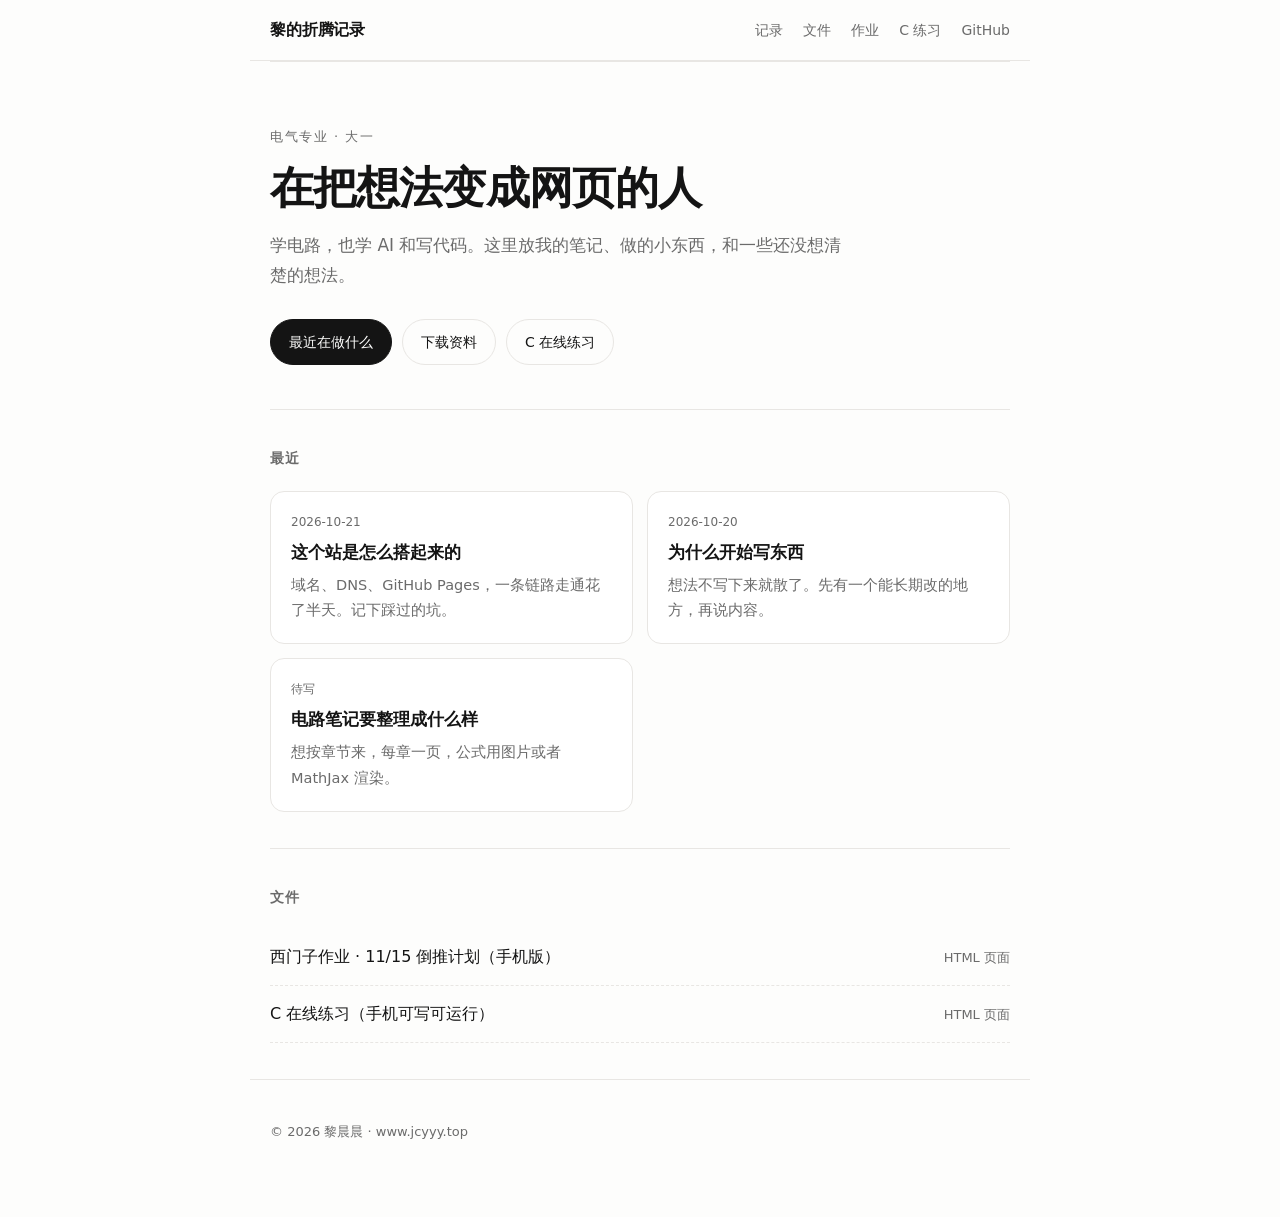
<file: index.html>
<!DOCTYPE html>
<html lang="zh-CN">
<head>
<meta charset="UTF-8">
<meta name="viewport" content="width=device-width, initial-scale=1">
<title>黎的折腾记录</title>
<meta name="description" content="电气专业，在学 AI 和做网站。这里放我的笔记、做的小东西，还有一些没想清楚的想法。">
<link rel="stylesheet" href="style.css">
</head>
<body>

<header class="site-header">
  <a class="brand" href="/">黎的折腾记录</a>
  <nav class="nav">
    <a href="#notes">记录</a>
    <a href="#files">文件</a>
    <a href="hw.html">作业</a>
    <a href="c.html">C 练习</a>
    <a href="https://github.com/alislove-008" target="_blank" rel="noopener">GitHub</a>
  </nav>
</header>

<main>

  <section class="hero">
    <p class="eyebrow">电气专业 · 大一</p>
    <h1>在把想法变成网页的人</h1>
    <p class="lede">学电路，也学 AI 和写代码。这里放我的笔记、做的小东西，和一些还没想清楚的想法。</p>
    <div class="actions">
      <a class="btn btn-primary" href="#notes">最近在做什么</a>
      <a class="btn" href="#files">下载资料</a>
      <a class="btn" href="c.html">C 在线练习</a>
    </div>
  </section>

  <section id="notes">
    <h2>最近</h2>
    <div class="cards">
      <article class="card">
        <p class="card-meta">2026-10-21</p>
        <h3>这个站是怎么搭起来的</h3>
        <p>域名、DNS、GitHub Pages，一条链路走通花了半天。记下踩过的坑。</p>
      </article>
      <article class="card">
        <p class="card-meta">2026-10-20</p>
        <h3>为什么开始写东西</h3>
        <p>想法不写下来就散了。先有一个能长期改的地方，再说内容。</p>
      </article>
      <article class="card">
        <p class="card-meta">待写</p>
        <h3>电路笔记要整理成什么样</h3>
        <p>想按章节来，每章一页，公式用图片或者 MathJax 渲染。</p>
      </article>
    </div>
  </section>

  <section id="files">
    <h2>文件</h2>
    <ul class="files">
      <li>
        <a href="hw.html">西门子作业 · 11/15 倒推计划（手机版）</a>
        <span>HTML 页面</span>
      </li>
      <li>
        <a href="c.html">C 在线练习（手机可写可运行）</a>
        <span>HTML 页面</span>
      </li>
    </ul>
  </section>

</main>

<footer class="site-footer">
  <p>© 2026 黎晨晨 · <a href="https://www.jcyyy.top">www.jcyyy.top</a></p>
</footer>

</body>
</html>
</file>
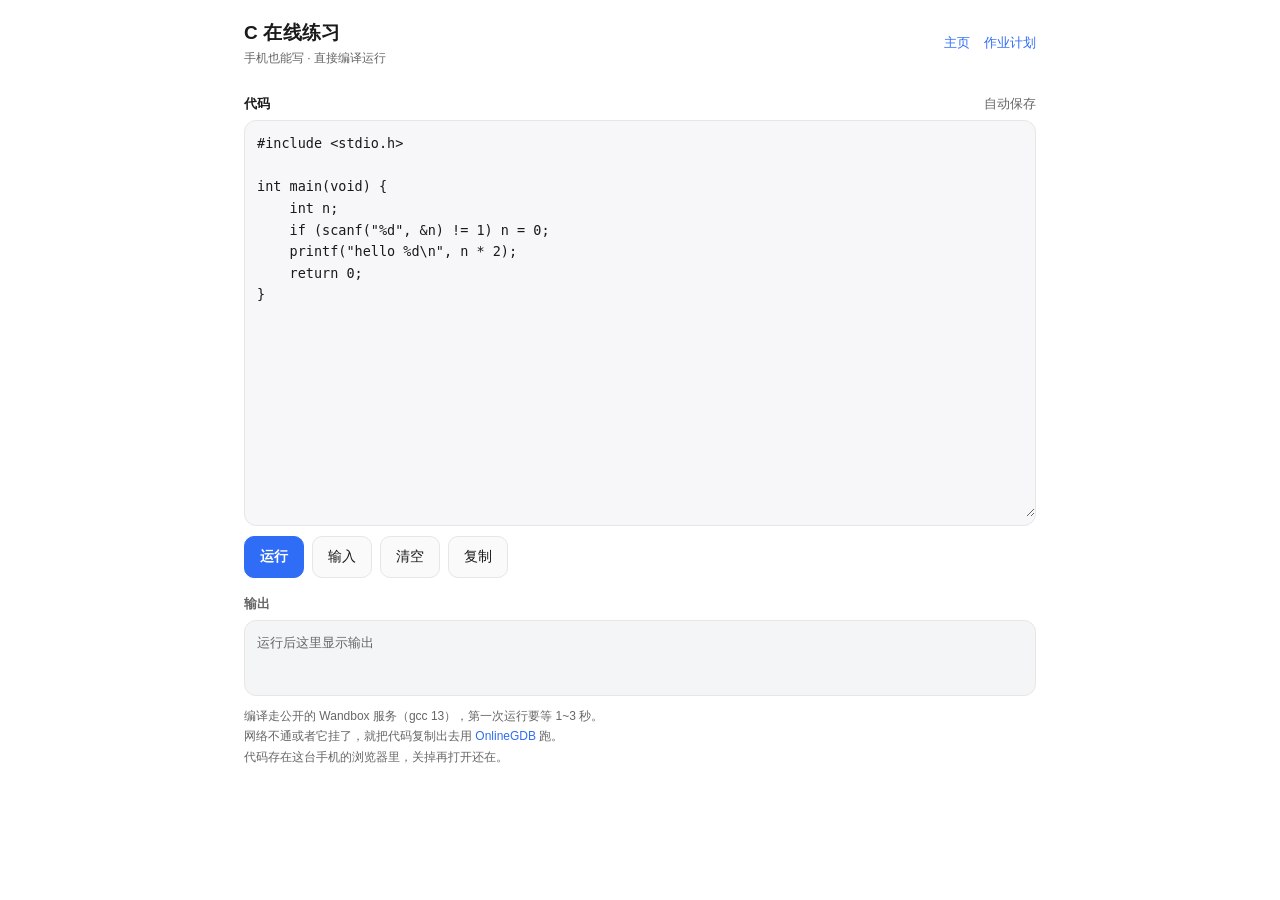
<file: c.html>
<!DOCTYPE html>
<html lang="zh-CN">
<head>
<meta charset="UTF-8">
<meta name="viewport" content="width=device-width, initial-scale=1, viewport-fit=cover">
<meta name="theme-color" content="#ffffff">
<meta name="description" content="手机也能用的 C 在线练习：写代码、给输入、直接编译运行。">
<title>C 在线练习</title>
<style>
  :root{
    --fg:#1a1a1a; --bg:#fff; --muted:#666; --line:#e6e6e6;
    --card:#fafafa; --accent:#2f6df6; --accent-fg:#fff;
    --pre:#f4f5f7; --ok:#15803d; --bad:#b91c1c; --warn:#a16207;
    --code-bg:#f7f7f9; --radius:12px;
  }
  @media (prefers-color-scheme: dark){
    :root{
      --fg:#e8e8e8; --bg:#111315; --muted:#9aa0a6; --line:#2a2e33;
      --card:#181b1e; --accent:#7aa2ff; --accent-fg:#0b1220;
      --pre:#1b1e21; --ok:#4ade80; --bad:#f87171; --warn:#fbbf24;
      --code-bg:#14171a;
    }
  }
  *{box-sizing:border-box}
  html,body{margin:0;padding:0}
  body{
    background:var(--bg); color:var(--fg);
    font-family:-apple-system,BlinkMacSystemFont,"Segoe UI","PingFang SC","Hiragino Sans GB","Microsoft YaHei",sans-serif;
    line-height:1.55; -webkit-text-size-adjust:100%;
    padding-bottom:env(safe-area-inset-bottom);
  }
  a{color:var(--accent);text-decoration:none}
  .wrap{max-width:820px;margin:0 auto;padding:14px 14px 40px}
  header.top{display:flex;align-items:center;justify-content:space-between;gap:10px;padding:4px 0 12px}
  header.top h1{font-size:19px;margin:0;font-weight:650;letter-spacing:.2px}
  header.top .sub{color:var(--muted);font-size:12px;margin-top:2px}
  .kn{font-size:13px;color:var(--muted);white-space:nowrap}
  .kn a{margin-left:10px}
  section{margin-top:14px}
  .label{display:flex;align-items:center;justify-content:space-between;font-size:13px;color:var(--muted);margin:0 0 6px}
  .label b{color:var(--fg);font-weight:600;font-size:13px}
  .editor-box{
    border:1px solid var(--line);border-radius:var(--radius);overflow:hidden;background:var(--code-bg);
  }
  #code{
    width:100%;min-height:44vh;resize:vertical;border:0;outline:none;
    background:transparent;color:var(--fg);
    font:13.5px/1.6 "SF Mono",Consolas,"Cascadia Code",Menlo,monospace;
    padding:12px;tab-size:4;white-space:pre;overflow:auto;
  }
  .CodeMirror{height:auto;font:13.5px/1.6 "SF Mono",Consolas,"Cascadia Code",Menlo,monospace}
  .CodeMirror-scroll{min-height:44vh}
  .tools{display:flex;flex-wrap:wrap;gap:8px;margin-top:10px;align-items:center}
  button{
    font:inherit;font-size:14px;padding:9px 15px;border-radius:10px;border:1px solid var(--line);
    background:var(--card);color:var(--fg);cursor:pointer;min-height:40px;
  }
  button.primary{background:var(--accent);border-color:var(--accent);color:var(--accent-fg);font-weight:600}
  button:active{transform:translateY(1px)}
  button[disabled]{opacity:.55;cursor:default}
  .status{font-size:12px;color:var(--muted);margin-left:auto}
  .status.ok{color:var(--ok)} .status.bad{color:var(--bad)}
  .stdin-box{display:none}
  .stdin-box.show{display:block}
  #stdin{
    width:100%;min-height:64px;resize:vertical;border:1px solid var(--line);border-radius:10px;
    background:var(--code-bg);color:var(--fg);padding:9px 10px;
    font:13px/1.5 "SF Mono",Consolas,Menlo,monospace;outline:none;
  }
  #out{
    margin:0;padding:12px;border:1px solid var(--line);border-radius:var(--radius);
    background:var(--pre);min-height:76px;max-height:46vh;overflow:auto;
    font:13px/1.5 "SF Mono",Consolas,Menlo,monospace;white-space:pre-wrap;word-break:break-word;
  }
  #out:empty::before{content:"运行后这里显示输出";color:var(--muted)}
  .out-label{display:flex;justify-content:space-between;align-items:center;margin:16px 0 6px;font-size:13px;color:var(--muted)}
  .hint{font-size:12px;color:var(--muted);margin-top:10px;line-height:1.7}
  .hint code{background:var(--card);border:1px solid var(--line);border-radius:6px;padding:1px 5px;font-size:12px}
  @media (max-width:420px){
    header.top h1{font-size:17px}
    .kn{font-size:12px}
  }
</style>
</head>
<body>
<div class="wrap">

  <header class="top">
    <div>
      <h1>C 在线练习</h1>
      <div class="sub">手机也能写 · 直接编译运行</div>
    </div>
    <div class="kn">
      <a href="/">主页</a>
      <a href="hw.html">作业计划</a>
    </div>
  </header>

  <section>
    <div class="label"><b>代码</b><span id="saved">自动保存</span></div>
    <div class="editor-box">
      <textarea id="code" spellcheck="false" autocapitalize="off" autocorrect="off" wrap="off"></textarea>
    </div>
    <div class="tools">
      <button id="run" class="primary">运行</button>
      <button id="stdinBtn">输入</button>
      <button id="clear">清空</button>
      <button id="copy">复制</button>
      <span id="status" class="status"></span>
    </div>
    <div id="stdinBox" class="stdin-box" style="margin-top:10px">
      <div class="label"><b>程序输入</b><span>scanf 读的内容，一行一个</span></div>
      <textarea id="stdin" spellcheck="false" placeholder="比如：&#10;21"></textarea>
    </div>
  </section>

  <section>
    <div class="out-label"><span><b>输出</b></span><span id="meta"></span></div>
    <pre id="out"></pre>
  </section>

  <p class="hint">
    编译走公开的 Wandbox 服务（gcc 13），第一次运行要等 1~3 秒。<br>
    网络不通或者它挂了，就把代码复制出去用 <a href="https://www.onlinegdb.com/online_c_compiler" target="_blank" rel="noopener">OnlineGDB</a> 跑。<br>
    代码存在这台手机的浏览器里，关掉再打开还在。
  </p>

</div>

<script>
(function(){
  var DEFAULT_CODE = [
    '#include <stdio.h>',
    '',
    'int main(void) {',
    '    int n;',
    '    if (scanf("%d", &n) != 1) n = 0;',
    '    printf("hello %d\\n", n * 2);',
    '    return 0;',
    '}',
    ''
  ].join('\n');

  var STORE_KEY = 'jcyyy.c.code.v1';
  var STDIN_KEY = 'jcyyy.c.stdin.v1';

  var $code = document.getElementById('code');
  var $stdin = document.getElementById('stdin');
  var $stdinBox = document.getElementById('stdinBox');
  var $out = document.getElementById('out');
  var $status = document.getElementById('status');
  var $meta = document.getElementById('meta');
  var $saved = document.getElementById('saved');
  var runBtn = document.getElementById('run');
  var editor = null;

  function getCode(){ return editor ? editor.getValue() : $code.value; }

  function loadStored(){
    try {
      var c = localStorage.getItem(STORE_KEY);
      var s = localStorage.getItem(STDIN_KEY);
      $code.value = (c === null || c === '') ? DEFAULT_CODE : c;
      if (s) $stdin.value = s;
    } catch(e) { $code.value = DEFAULT_CODE; }
  }

  var saveTimer = null;
  function scheduleSave(){
    if (saveTimer) clearTimeout(saveTimer);
    saveTimer = setTimeout(function(){
      try {
        localStorage.setItem(STORE_KEY, getCode());
        localStorage.setItem(STDIN_KEY, $stdin.value);
        $saved.textContent = '已保存';
        setTimeout(function(){ $saved.textContent = '自动保存'; }, 1200);
      } catch(e) {}
    }, 400);
  }

  function setStatus(text, cls){
    $status.textContent = text || '';
    $status.className = 'status' + (cls ? ' ' + cls : '');
  }

  function showOutput(text, meta){
    $out.textContent = text;
    $meta.textContent = meta || '';
    if (!text) $out.textContent = '（没有输出）';
  }

  // 有 CodeMirror 就用它，没有就退回普通 textarea
  function initCodeMirror(){
    if (!window.CodeMirror) return;
    editor = CodeMirror.fromTextArea($code, {
      mode: 'text/x-csrc',
      lineNumbers: true,
      lineWrapping: true,
      indentUnit: 4,
      tabSize: 4,
      viewportMargin: 20
    });
    editor.on('change', scheduleSave);
    editor.setSize(null, null);
  }

  function runProgram(){
    var code = getCode();
    if (!code.trim()) { setStatus('代码是空的', 'bad'); return; }

    runBtn.disabled = true;
    setStatus('运行中…');
    $meta.textContent = '';
    var t0 = Date.now();

    var payload = {
      compiler: 'gcc-13.2.0',
      code: code,
      stdin: $stdin.value || '',
      options: 'warning,c11',
      'compiler-option-raw': '-O0'
    };

    fetch('https://wandbox.org/api/compile.json', {
      method: 'POST',
      headers: { 'content-type': 'application/json' },
      body: JSON.stringify(payload)
    }).then(function(res){
      if (!res.ok) throw new Error('HTTP ' + res.status);
      return res.json();
    }).then(function(data){
      var ms = Date.now() - t0;
      var okRun = String(data.status) === '0';
      var cerr = (data.compiler_error || '').toString();
      var cout = (data.compiler_message || '').toString();
      var pout = (data.program_output || '').toString();
      var perr = (data.program_error || '').toString();

      if (!okRun) {
        showOutput(cerr || cout || perr || '（编译失败，没有详细信息）', '编译失败 · ' + ms + 'ms');
        setStatus('编译失败', 'bad');
        return;
      }
      if (cerr) {
        showOutput(cerr + '\n--- 运行输出 ---\n' + pout, '有警告 · ' + ms + 'ms');
        setStatus('通过（有警告）', 'ok');
        return;
      }
      showOutput(pout, '完成 · ' + ms + 'ms');
      setStatus('完成', 'ok');
    }).catch(function(err){
      setStatus('运行失败', 'bad');
      showOutput('连不上编译服务：' + (err && err.message ? err.message : err) +
        '\n\n网络好的时候再点一次；或者复制代码去 OnlineGDB 跑。', '网络/服务问题');
    }).then(function(){
      runBtn.disabled = false;
    });
  }

  document.getElementById('run').addEventListener('click', runProgram);
  document.getElementById('stdinBtn').addEventListener('click', function(){
    $stdinBox.classList.toggle('show');
    if ($stdinBox.classList.contains('show')) $stdin.focus();
  });
  document.getElementById('clear').addEventListener('click', function(){
    if (!confirm('清空代码？')) return;
    if (editor) editor.setValue(''); else $code.value = '';
    $out.textContent = '';
    $meta.textContent = '';
    setStatus('');
    scheduleSave();
  });
  document.getElementById('copy').addEventListener('click', function(){
    var text = getCode();
    if (!text) return;
    navigator.clipboard.writeText(text).then(function(){
      setStatus('已复制', 'ok');
    }).catch(function(){
      var r = document.createRange(); r.selectNodeContents($code);
      var sel = window.getSelection(); sel.removeAllRanges(); sel.addRange(r);
      document.execCommand('copy');
      setStatus('已复制', 'ok');
    });
  });
  $stdin.addEventListener('input', scheduleSave);
  $code.addEventListener('input', scheduleSave);

  loadStored();
  initCodeMirror();
})();
</script>
</body>
</html>
</file>
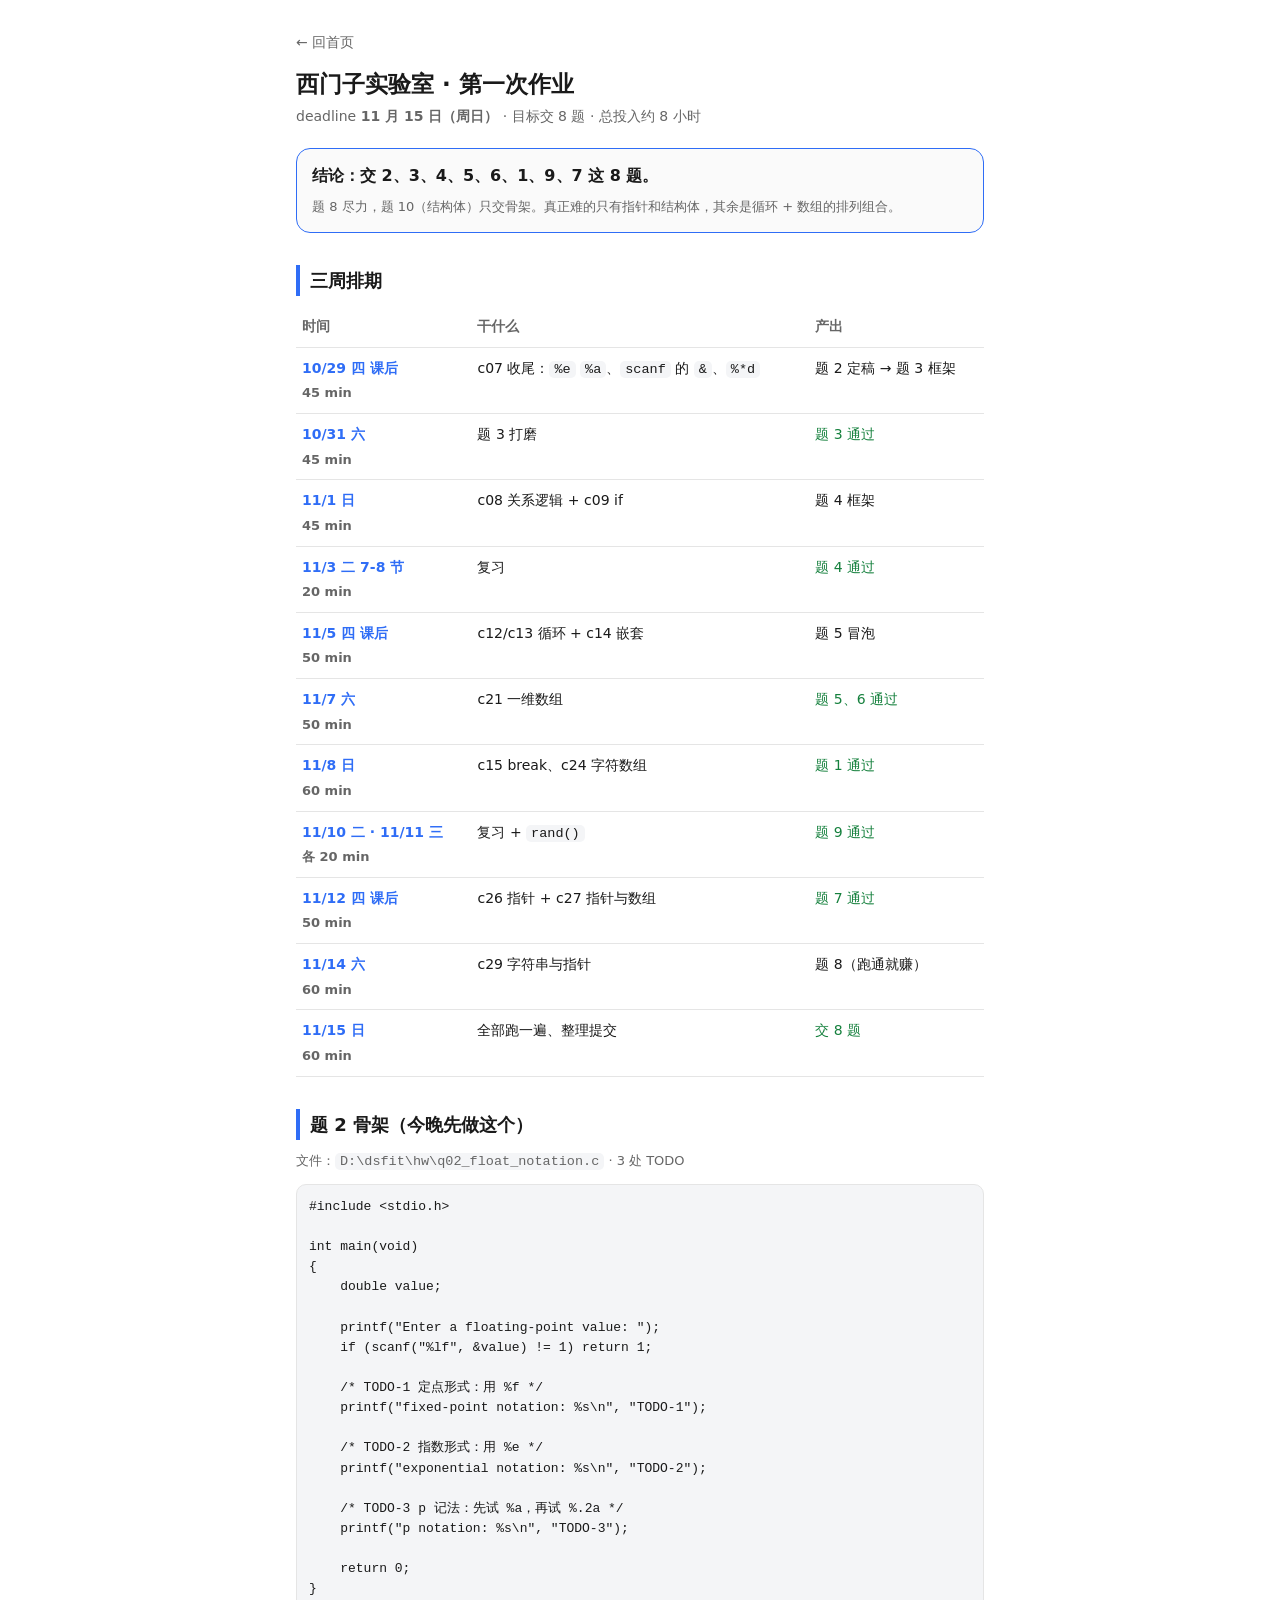
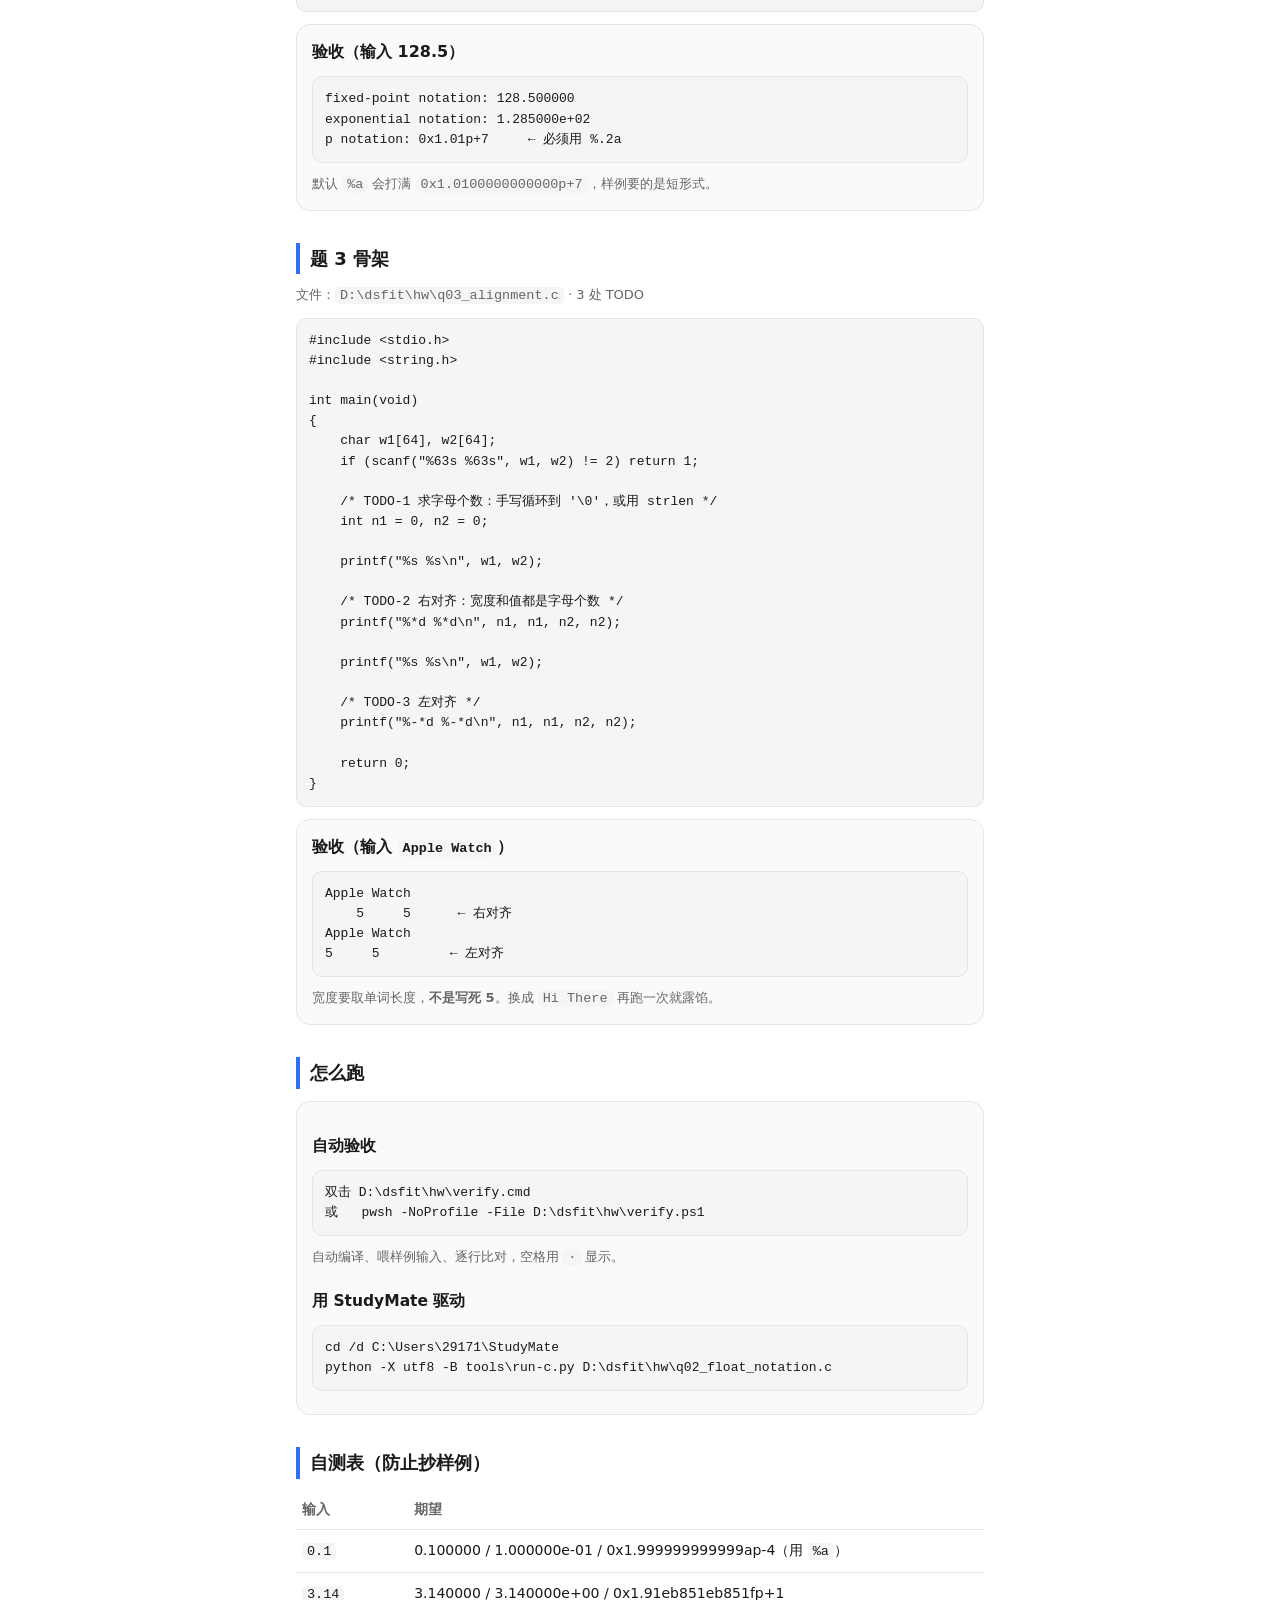
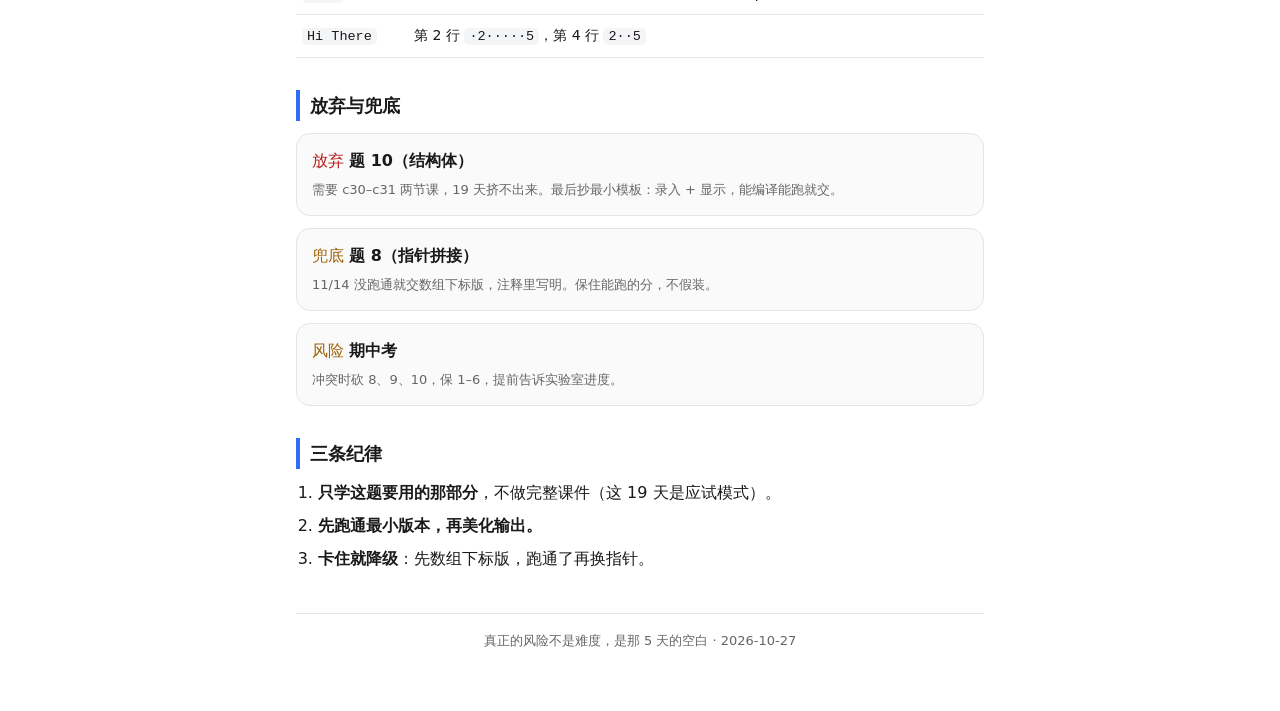
<file: hw.html>
<!DOCTYPE html>
<html lang="zh-CN">
<head>
<meta charset="UTF-8">
<meta name="viewport" content="width=device-width, initial-scale=1, viewport-fit=cover">
<meta name="theme-color" content="#ffffff">
<meta name="description" content="西门子实验室第一次 C 语言作业，11 月 15 日截止的倒推计划与题 2、题 3 骨架。">
<title>西门子作业 · 11/15 计划</title>
<style>
  /* 自带样式：不依赖 style.css，线上 CSS 换版也不会变形 */
  :root{
    --fg:#1a1a1a; --bg:#fff; --muted:#666; --line:#e5e5e5;
    --card:#fafafa; --accent:#2f6df6; --radius:14px;
    --pre:#f4f5f7; --ok:#15803d; --warn:#a16207; --bad:#b91c1c;
  }
  @media (prefers-color-scheme: dark){
    :root{
      --fg:#e8e8e8; --bg:#111; --muted:#999; --line:#2a2a2a;
      --card:#181a1b; --accent:#7aa2ff; --pre:#1b1e20;
      --ok:#4ade80; --warn:#fbbf24; --bad:#f87171;
    }
  }
  *{box-sizing:border-box;}
  body{
    margin:0 auto; padding:28px 16px calc(60px + env(safe-area-inset-bottom));
    max-width:720px; background:var(--bg); color:var(--fg);
    font:16px/1.75 -apple-system,"Segoe UI","Microsoft YaHei",system-ui,sans-serif;
    -webkit-font-smoothing:antialiased;
  }
  a{color:var(--accent); text-decoration:none;}
  .back{display:inline-block; font-size:14px; color:var(--muted); margin-bottom:8px;}
  h1{font-size:23px; margin:6px 0 4px; line-height:1.35;}
  h2{font-size:18px; margin:32px 0 10px; padding-left:10px; border-left:4px solid var(--accent);}
  h3{font-size:15.5px; margin:18px 0 8px;}
  .sub{color:var(--muted); font-size:14px; margin:0 0 20px;}
  .box{border:1px solid var(--line); background:var(--card); border-radius:var(--radius); padding:13px 15px; margin:12px 0;}
  .box.key{border-color:var(--accent);}
  table{width:100%; border-collapse:collapse; font-size:14px; margin:10px 0;}
  th,td{text-align:left; padding:8px 6px; border-bottom:1px solid var(--line); vertical-align:top;}
  th{color:var(--muted); font-weight:600;}
  .d{font-weight:700; color:var(--accent); white-space:nowrap;}
  .m{color:var(--muted); font-size:13px; margin:0;}
  code{background:var(--pre); padding:1px 5px; border-radius:5px; font-size:13.5px;
       font-family:ui-monospace,Consolas,"Cascadia Mono",monospace;}
  pre{background:var(--pre); border:1px solid var(--line); border-radius:10px;
      padding:12px; overflow-x:auto; font-size:13px; line-height:1.55; margin:10px 0;}
  pre code{background:none; padding:0; font-size:13px;}
  .ok{color:var(--ok);} .warn{color:var(--warn);} .bad{color:var(--bad);}
  ul,ol{padding-left:22px; margin:8px 0;} li{margin:5px 0;}
  .foot{margin-top:40px; padding-top:16px; border-top:1px solid var(--line);
        color:var(--muted); font-size:13px; text-align:center;}
</style>
</head>
<body>

<a class="back" href="/">← 回首页</a>
<h1>西门子实验室 · 第一次作业</h1>
<p class="sub">deadline <b>11 月 15 日（周日）</b> · 目标交 8 题 · 总投入约 8 小时</p>

<div class="box key">
  <b>结论：交 2、3、4、5、6、1、9、7 这 8 题。</b>
  <p class="m" style="margin-top:6px">题 8 尽力，题 10（结构体）只交骨架。真正难的只有指针和结构体，其余是循环 + 数组的排列组合。</p>
</div>

<h2>三周排期</h2>
<table>
  <tr><th>时间</th><th>干什么</th><th>产出</th></tr>
  <tr><td class="d">10/29 四 课后<br><span class="m">45 min</span></td><td>c07 收尾：<code>%e</code> <code>%a</code>、<code>scanf</code> 的 <code>&amp;</code>、<code>%*d</code></td><td>题 2 定稿 → 题 3 框架</td></tr>
  <tr><td class="d">10/31 六<br><span class="m">45 min</span></td><td>题 3 打磨</td><td class="ok">题 3 通过</td></tr>
  <tr><td class="d">11/1 日<br><span class="m">45 min</span></td><td>c08 关系逻辑 + c09 if</td><td>题 4 框架</td></tr>
  <tr><td class="d">11/3 二 7-8 节<br><span class="m">20 min</span></td><td>复习</td><td class="ok">题 4 通过</td></tr>
  <tr><td class="d">11/5 四 课后<br><span class="m">50 min</span></td><td>c12/c13 循环 + c14 嵌套</td><td>题 5 冒泡</td></tr>
  <tr><td class="d">11/7 六<br><span class="m">50 min</span></td><td>c21 一维数组</td><td class="ok">题 5、6 通过</td></tr>
  <tr><td class="d">11/8 日<br><span class="m">60 min</span></td><td>c15 break、c24 字符数组</td><td class="ok">题 1 通过</td></tr>
  <tr><td class="d">11/10 二 · 11/11 三<br><span class="m">各 20 min</span></td><td>复习 + <code>rand()</code></td><td class="ok">题 9 通过</td></tr>
  <tr><td class="d">11/12 四 课后<br><span class="m">50 min</span></td><td>c26 指针 + c27 指针与数组</td><td class="ok">题 7 通过</td></tr>
  <tr><td class="d">11/14 六<br><span class="m">60 min</span></td><td>c29 字符串与指针</td><td>题 8（跑通就赚）</td></tr>
  <tr><td class="d">11/15 日<br><span class="m">60 min</span></td><td>全部跑一遍、整理提交</td><td class="ok">交 8 题</td></tr>
</table>

<h2>题 2 骨架（今晚先做这个）</h2>
<p class="m">文件：<code>D:\dsfit\hw\q02_float_notation.c</code> · 3 处 TODO</p>
<pre><code>#include &lt;stdio.h&gt;

int main(void)
{
    double value;

    printf("Enter a floating-point value: ");
    if (scanf("%lf", &amp;value) != 1) return 1;

    /* TODO-1 定点形式：用 %f */
    printf("fixed-point notation: %s\n", "TODO-1");

    /* TODO-2 指数形式：用 %e */
    printf("exponential notation: %s\n", "TODO-2");

    /* TODO-3 p 记法：先试 %a，再试 %.2a */
    printf("p notation: %s\n", "TODO-3");

    return 0;
}</code></pre>

<div class="box">
  <b>验收（输入 128.5）</b>
<pre><code>fixed-point notation: 128.500000
exponential notation: 1.285000e+02
p notation: 0x1.01p+7     ← 必须用 %.2a</code></pre>
  <p class="m">默认 <code>%a</code> 会打满 <code>0x1.0100000000000p+7</code>，样例要的是短形式。</p>
</div>

<h2>题 3 骨架</h2>
<p class="m">文件：<code>D:\dsfit\hw\q03_alignment.c</code> · 3 处 TODO</p>
<pre><code>#include &lt;stdio.h&gt;
#include &lt;string.h&gt;

int main(void)
{
    char w1[64], w2[64];
    if (scanf("%63s %63s", w1, w2) != 2) return 1;

    /* TODO-1 求字母个数：手写循环到 '\0'，或用 strlen */
    int n1 = 0, n2 = 0;

    printf("%s %s\n", w1, w2);

    /* TODO-2 右对齐：宽度和值都是字母个数 */
    printf("%*d %*d\n", n1, n1, n2, n2);

    printf("%s %s\n", w1, w2);

    /* TODO-3 左对齐 */
    printf("%-*d %-*d\n", n1, n1, n2, n2);

    return 0;
}</code></pre>

<div class="box">
  <b>验收（输入 <code>Apple Watch</code>）</b>
<pre><code>Apple Watch
    5     5      ← 右对齐
Apple Watch
5     5         ← 左对齐</code></pre>
  <p class="m">宽度要取单词长度，<b>不是写死 5</b>。换成 <code>Hi There</code> 再跑一次就露馅。</p>
</div>

<h2>怎么跑</h2>
<div class="box">
  <h3>自动验收</h3>
<pre><code>双击 D:\dsfit\hw\verify.cmd
或   pwsh -NoProfile -File D:\dsfit\hw\verify.ps1</code></pre>
  <p class="m">自动编译、喂样例输入、逐行比对，空格用 <code>·</code> 显示。</p>
  <h3>用 StudyMate 驱动</h3>
<pre><code>cd /d C:\Users\29171\StudyMate
python -X utf8 -B tools\run-c.py D:\dsfit\hw\q02_float_notation.c</code></pre>
</div>

<h2>自测表（防止抄样例）</h2>
<table>
  <tr><th>输入</th><th>期望</th></tr>
  <tr><td><code>0.1</code></td><td>0.100000 / 1.000000e-01 / 0x1.999999999999ap-4（用 <code>%a</code>）</td></tr>
  <tr><td><code>3.14</code></td><td>3.140000 / 3.140000e+00 / 0x1.91eb851eb851fp+1</td></tr>
  <tr><td><code>Hi There</code></td><td>第 2 行 <code>·2·····5</code>，第 4 行 <code>2··5</code></td></tr>
</table>

<h2>放弃与兜底</h2>
<div class="box"><span class="bad">放弃</span> <b>题 10（结构体）</b>
  <p class="m" style="margin-top:4px">需要 c30–c31 两节课，19 天挤不出来。最后抄最小模板：录入 + 显示，能编译能跑就交。</p></div>
<div class="box"><span class="warn">兜底</span> <b>题 8（指针拼接）</b>
  <p class="m" style="margin-top:4px">11/14 没跑通就交数组下标版，注释里写明。保住能跑的分，不假装。</p></div>
<div class="box"><span class="warn">风险</span> <b>期中考</b>
  <p class="m" style="margin-top:4px">冲突时砍 8、9、10，保 1–6，提前告诉实验室进度。</p></div>

<h2>三条纪律</h2>
<ol>
  <li><b>只学这题要用的那部分</b>，不做完整课件（这 19 天是应试模式）。</li>
  <li><b>先跑通最小版本，再美化输出。</b></li>
  <li><b>卡住就降级</b>：先数组下标版，跑通了再换指针。</li>
</ol>

<div class="foot">真正的风险不是难度，是那 5 天的空白 · 2026-10-27</div>

</body>
</html>
</file>
<file: style.css>
/* ===== 设计变量：改这里就能整体换风格 ===== */
:root {
  --bg: #fdfdfc;
  --fg: #141414;
  --muted: #6b6b6b;
  --line: #e8e6e3;
  --card: #ffffff;
  --accent: #2f6df6;
  --radius: 14px;
  --maxw: 780px;
}

@media (prefers-color-scheme: dark) {
  :root {
    --bg: #0f1113;
    --fg: #e9e9e9;
    --muted: #9a9a9a;
    --line: #242628;
    --card: #16191b;
    --accent: #7aa2ff;
  }
}

* { box-sizing: border-box; }
html { scroll-behavior: smooth; }

body {
  margin: 0;
  background: var(--bg);
  color: var(--fg);
  font: 16px/1.75 -apple-system, "Segoe UI", "Microsoft YaHei", system-ui, sans-serif;
  -webkit-font-smoothing: antialiased;
}

a { color: inherit; text-decoration: none; }

/* ===== 顶栏：吸顶 + 细分割线 ===== */
.site-header {
  position: sticky;
  top: 0;
  z-index: 10;
  display: flex;
  justify-content: space-between;
  align-items: center;
  gap: 16px;
  max-width: var(--maxw);
  margin: 0 auto;
  padding: 16px 20px;
  background: var(--bg);
  border-bottom: 1px solid var(--line);
}

.brand { font-weight: 650; letter-spacing: -.01em; }

.nav { display: flex; gap: 20px; font-size: 14px; color: var(--muted); }
.nav a { transition: color .15s; }
.nav a:hover { color: var(--fg); }

main { max-width: var(--maxw); margin: 0 auto; padding: 0 20px; }

/* ===== 首屏：一个主标题 + 一句人话 ===== */
.hero { padding: 64px 0 44px; }

.eyebrow {
  margin: 0 0 14px;
  font-size: 13px;
  letter-spacing: .12em;
  text-transform: uppercase;
  color: var(--muted);
}

.hero h1 {
  margin: 0 0 18px;
  font-size: clamp(28px, 6vw, 44px);
  line-height: 1.15;
  letter-spacing: -.02em;
}

.lede {
  margin: 0 0 28px;
  max-width: 34em;
  font-size: 17px;
  color: var(--muted);
}

.actions { display: flex; gap: 10px; flex-wrap: wrap; }

.btn {
  display: inline-block;
  padding: 10px 18px;
  border: 1px solid var(--line);
  border-radius: 999px;
  font-size: 14px;
  transition: transform .15s, border-color .15s, opacity .15s;
}

.btn:hover { border-color: var(--fg); transform: translateY(-1px); }

.btn-primary {
  background: var(--fg);
  color: var(--bg);
  border-color: var(--fg);
}

.btn-primary:hover { opacity: .86; }

/* ===== 区块：靠分割线分区，不画边框盒子 ===== */
section { padding: 36px 0; border-top: 1px solid var(--line); }

h2 {
  margin: 0 0 20px;
  font-size: 14px;
  letter-spacing: .1em;
  text-transform: uppercase;
  color: var(--muted);
}

/* ===== 卡片：自动栅格，窄屏自动变一列 ===== */
.cards {
  display: grid;
  grid-template-columns: repeat(auto-fit, minmax(240px, 1fr));
  gap: 14px;
}

.card {
  background: var(--card);
  border: 1px solid var(--line);
  border-radius: var(--radius);
  padding: 20px;
  transition: transform .18s, border-color .18s, box-shadow .18s;
}

.card:hover {
  transform: translateY(-2px);
  border-color: var(--accent);
  box-shadow: 0 6px 24px rgba(0, 0, 0, .06);
}

.card-meta {
  margin: 0 0 8px;
  font-size: 12px;
  color: var(--muted);
  font-variant-numeric: tabular-nums;
}

.card h3 { margin: 0 0 8px; font-size: 17px; line-height: 1.4; }

.card p:last-child {
  margin: 0;
  font-size: 14.5px;
  color: var(--muted);
}

/* ===== 文件列表：虚线分隔，右侧标体积 ===== */
.files { list-style: none; margin: 0; padding: 0; }

.files li {
  display: flex;
  justify-content: space-between;
  align-items: baseline;
  gap: 16px;
  padding: 14px 0;
  border-bottom: 1px dashed var(--line);
}

.files a { transition: color .15s; }
.files a:hover { color: var(--accent); }

.files span { font-size: 13px; color: var(--muted); white-space: nowrap; }

/* ===== 页脚 ===== */
.site-footer {
  max-width: var(--maxw);
  margin: 0 auto;
  padding: 28px 20px 60px;
  font-size: 13px;
  color: var(--muted);
  border-top: 1px solid var(--line);
}

.site-footer a:hover { color: var(--fg); }

/* ===== 手机 ===== */
@media (max-width: 520px) {
  .hero { padding: 44px 0 30px; }
  .nav { gap: 14px; }
  .lede { font-size: 16px; }
}
</file>
